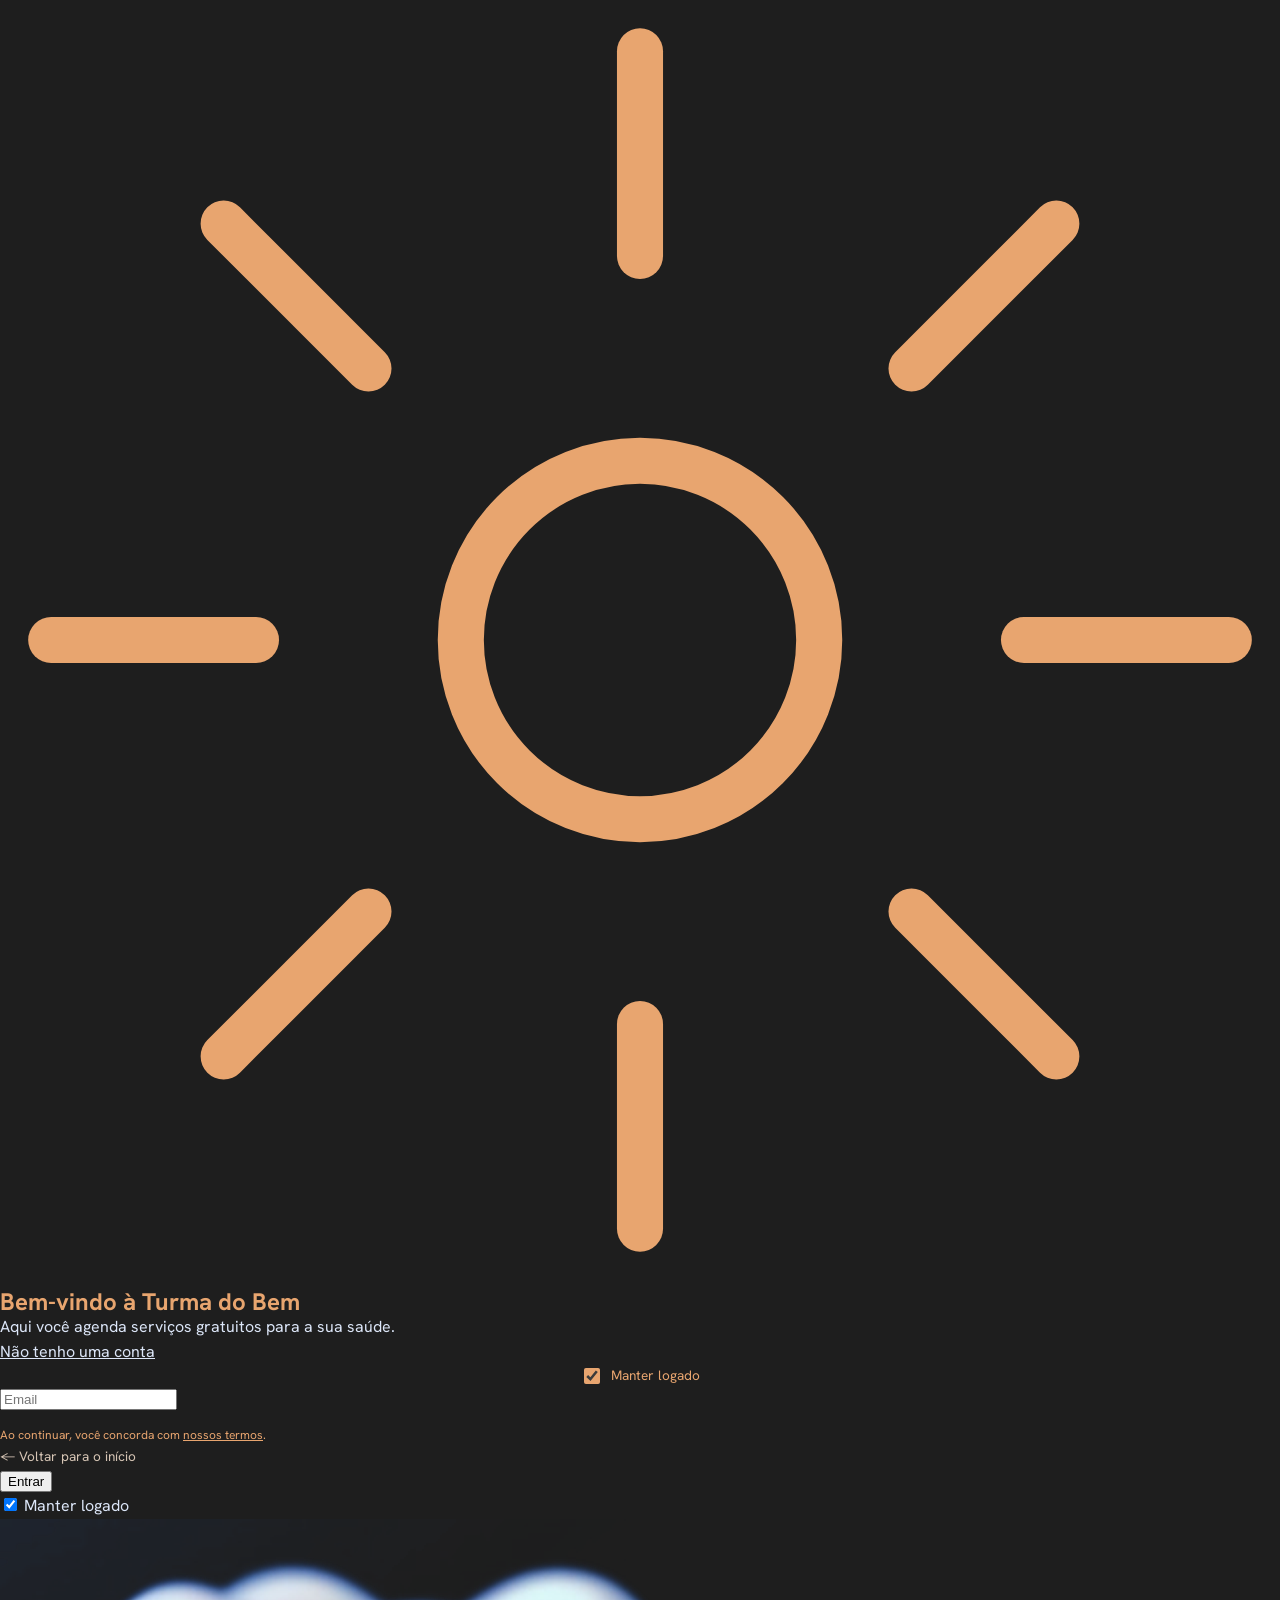
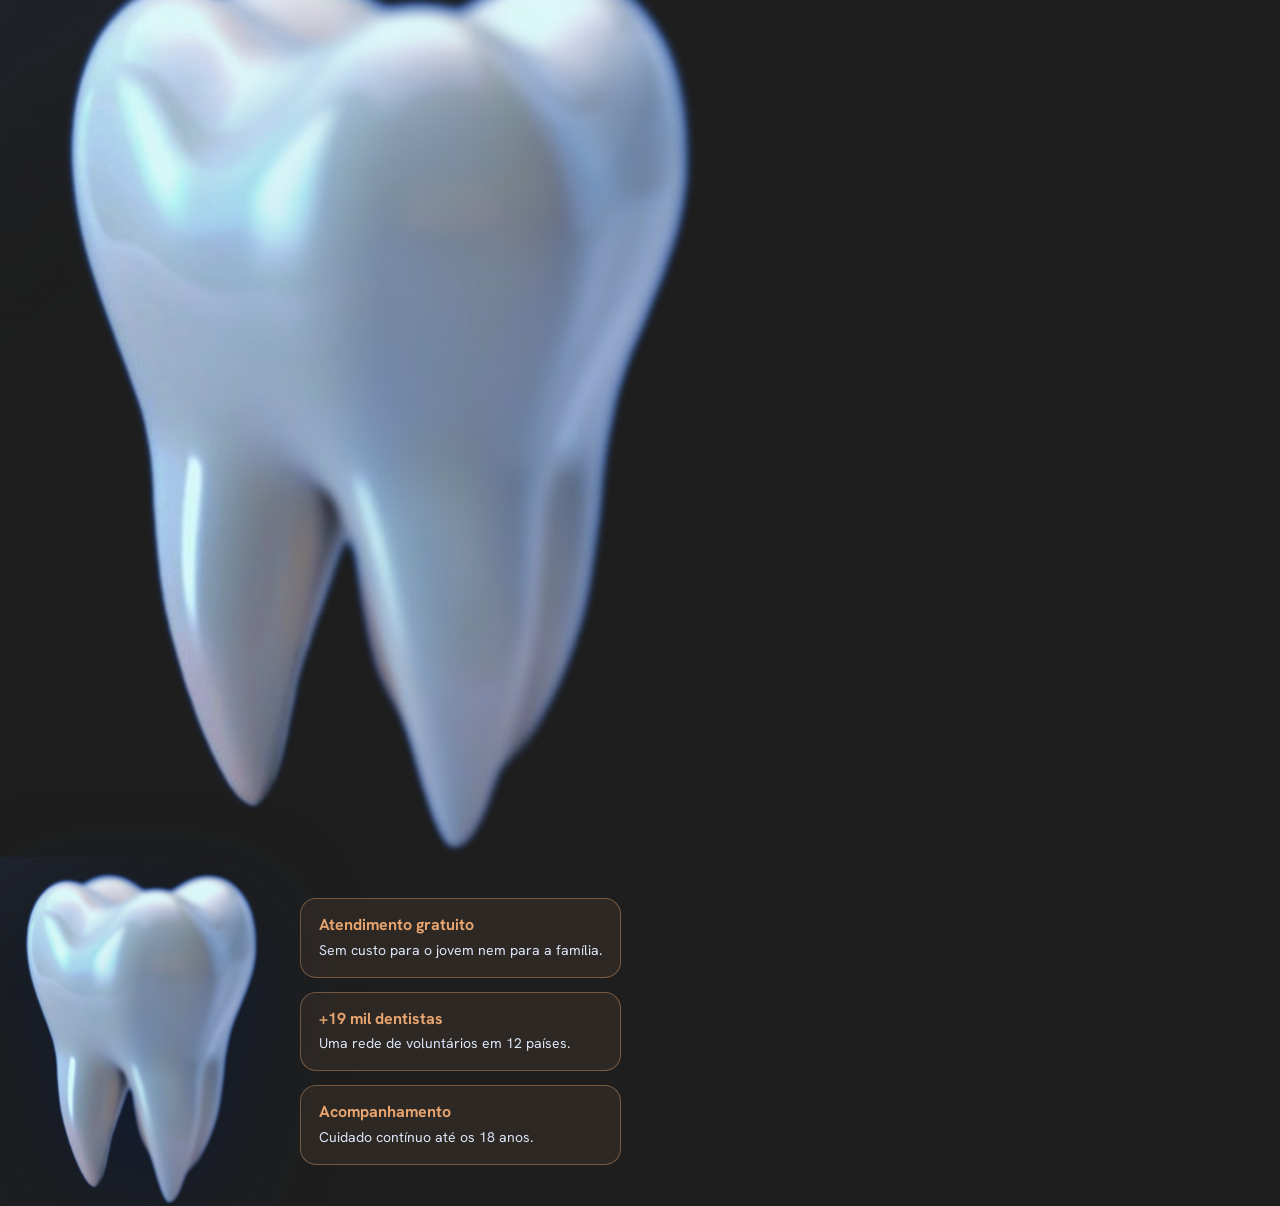
<file: login.html>
<!DOCTYPE html>
<html lang="pt-BR">
<head>
  <meta charset="UTF-8">
  <meta name="viewport" content="width=device-width, initial-scale=1.0">
  <meta name="description" content="Entre na sua conta da plataforma Turma do Bem.">
  <title>Login | Turma do Bem</title>

  <!-- Ícone da aba e fontes -->
  <link rel="icon" href="img/imagens/logo.svg" type="image/svg+xml">
  <link rel="preconnect" href="https://fonts.googleapis.com">
  <link rel="preconnect" href="https://fonts.gstatic.com" crossorigin>
  <link href="https://fonts.googleapis.com/css2?family=Hanken+Grotesk:wght@500;600;700&family=Roboto:wght@600&display=swap" rel="stylesheet">

  <!-- Estilos do site -->
  <link rel="stylesheet" href="css/style.css">
</head>

<body>
    <!-- Contêiner principal que engloba toda a interface do cartão de login -->
    <main class="auth-card">
        <section class="form-section">
            <div class="icon-sun">
                <svg viewBox="0 0 100 100" fill="none" xmlns="http://www.w3.org/2000/svg" role="img" aria-label="Turma do Bem"><g stroke="#E8A56F" stroke-width="3.6" stroke-linecap="round" fill="none"><circle cx="50" cy="50" r="14"/><line x1="50" y1="4" x2="50" y2="20"/><line x1="50" y1="4" x2="50" y2="20" transform="rotate(45 50 50)"/><line x1="50" y1="4" x2="50" y2="20" transform="rotate(90 50 50)"/><line x1="50" y1="4" x2="50" y2="20" transform="rotate(135 50 50)"/><line x1="50" y1="4" x2="50" y2="20" transform="rotate(180 50 50)"/><line x1="50" y1="4" x2="50" y2="20" transform="rotate(225 50 50)"/><line x1="50" y1="4" x2="50" y2="20" transform="rotate(270 50 50)"/><line x1="50" y1="4" x2="50" y2="20" transform="rotate(315 50 50)"/></g></svg>
            </div>

        <h1>Bem-vindo à Turma do Bem</h1>
        <p class="subtitulo">Aqui você agenda serviços gratuitos para a sua saúde.</p>

            <!-- O coração funcional da página: envia os dados de forma segura (POST) -->
            <form action="#" method="POST">

                 <a href="cadastro.html" class="btn-outline">Não tenho uma conta</a>
                 <br>

          <label class="lembrar">
            <input type="checkbox" name="manter_logado" checked>
            Manter logado
          </label>

                <!-- Campos de entrada de dados do usuário (obrigatórios para o envio) -->
                <div class="input-group">
                    <input type="email" name="email" id="email" placeholder="Email" autocomplete="email" aria-label="Email" required>
                </div>

        <p class="termos">Ao continuar, você concorda com <a href="#">nossos termos</a>.</p>
        <a class="voltar" href="index.html">&larr; Voltar para o início</a>
      </section>

                <!-- Disparador da ação do formulário -->
                <div class="submit">
                    <button type="submit" class="btn-arrow" aria-label="Continuar">Entrar</button>
                </div>

                <div class="checkbox-group">
                    <label class="custom-checkbox">
                        <input type="checkbox" name="manter_logado" value="1" checked>
                        <span class="checkmark"></span>
                        Manter logado
                    </label>
                </div>
            </form>

        </section>
        <!-- Página de Cadastro - Plataforma Conecta do Bem -->
        <div class="image-section">
            <img src="img/dente-3d.png" alt="Dente 3D" class="dente-premium">
        </div>

        <div class="vitrine-imagem">
          <img src="img/dente-3d.png" alt="Ilustração de um dente em 3D">

          <ul class="vitrine-lista">
            <li>
              <strong>Atendimento gratuito</strong>
              <span>Sem custo para o jovem nem para a família.</span>
            </li>
            <li>
              <strong>+19 mil dentistas</strong>
              <span>Uma rede de voluntários em 12 países.</span>
            </li>
            <li>
              <strong>Acompanhamento</strong>
              <span>Cuidado contínuo até os 18 anos.</span>
            </li>
          </ul>
        </div>
      </section>
    </main>
  </div>

  <script src="js/main.js"></script>
</body>
</html>
</file>
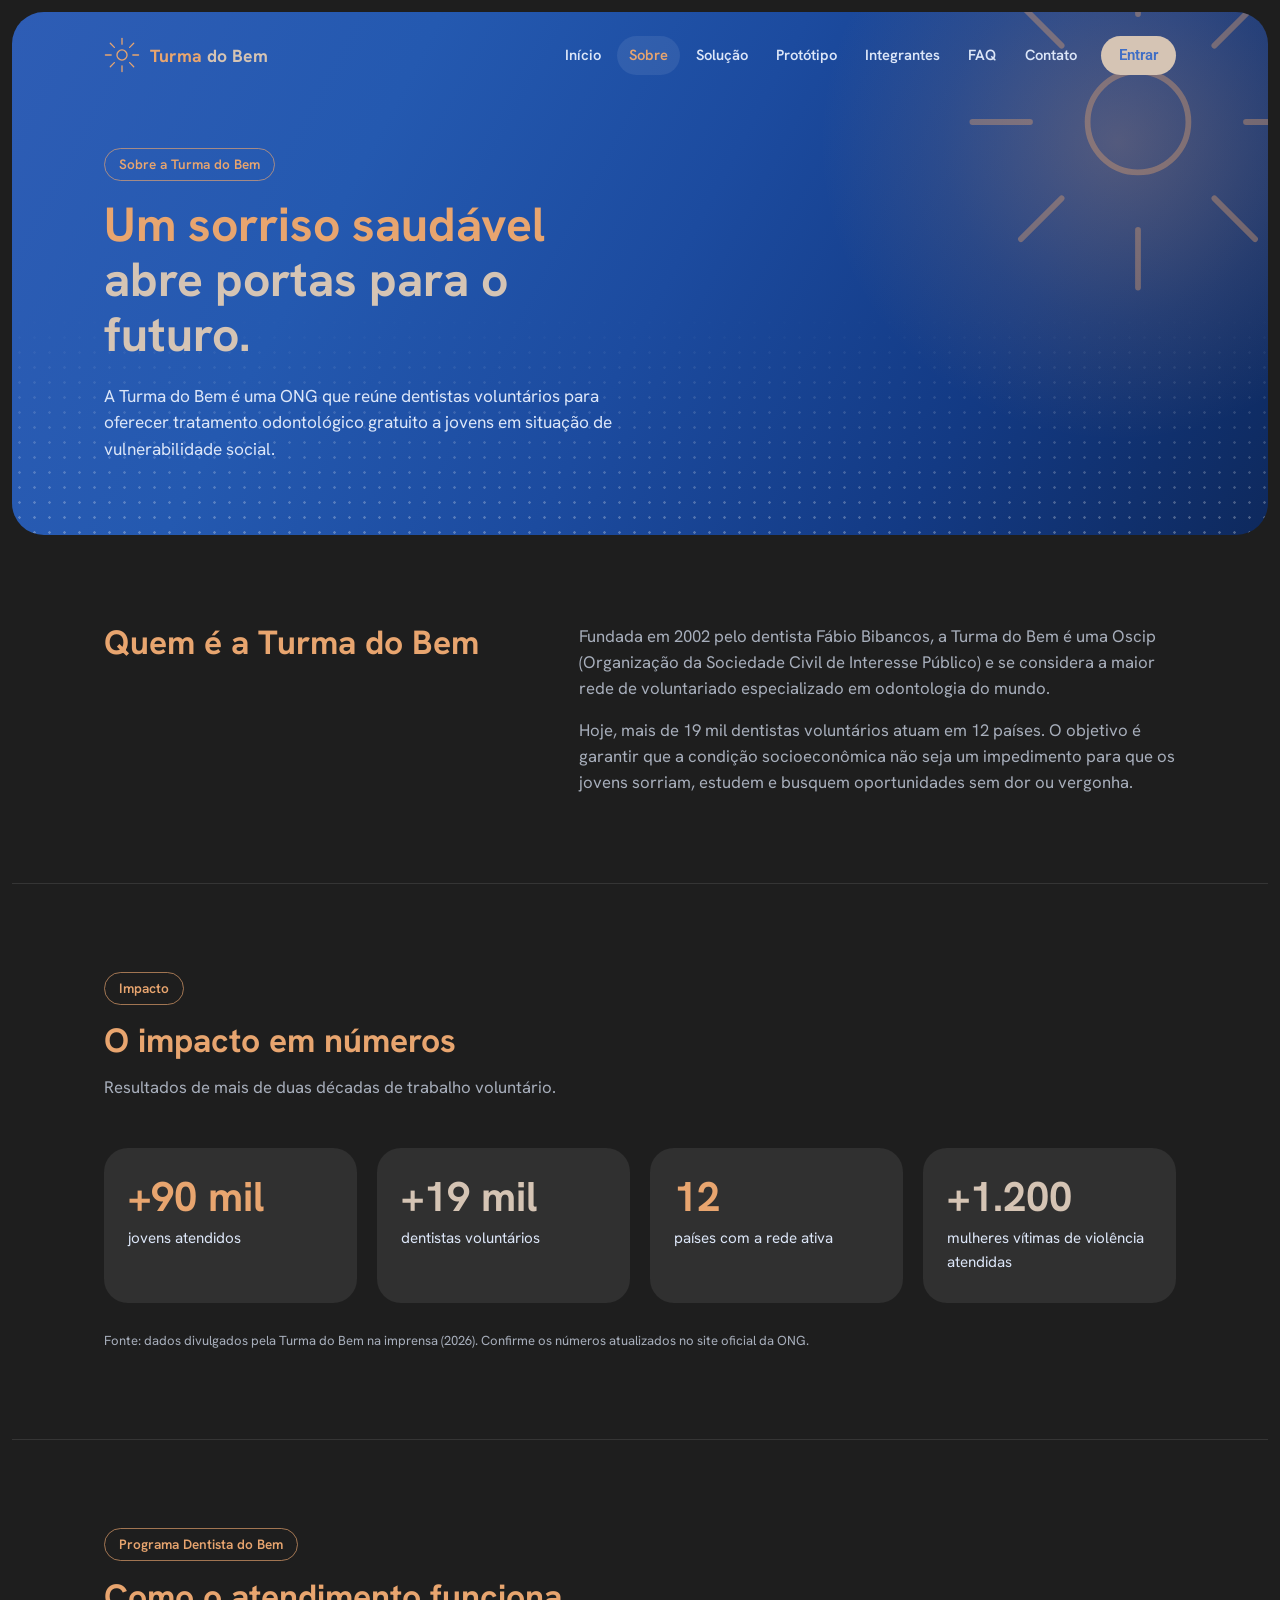
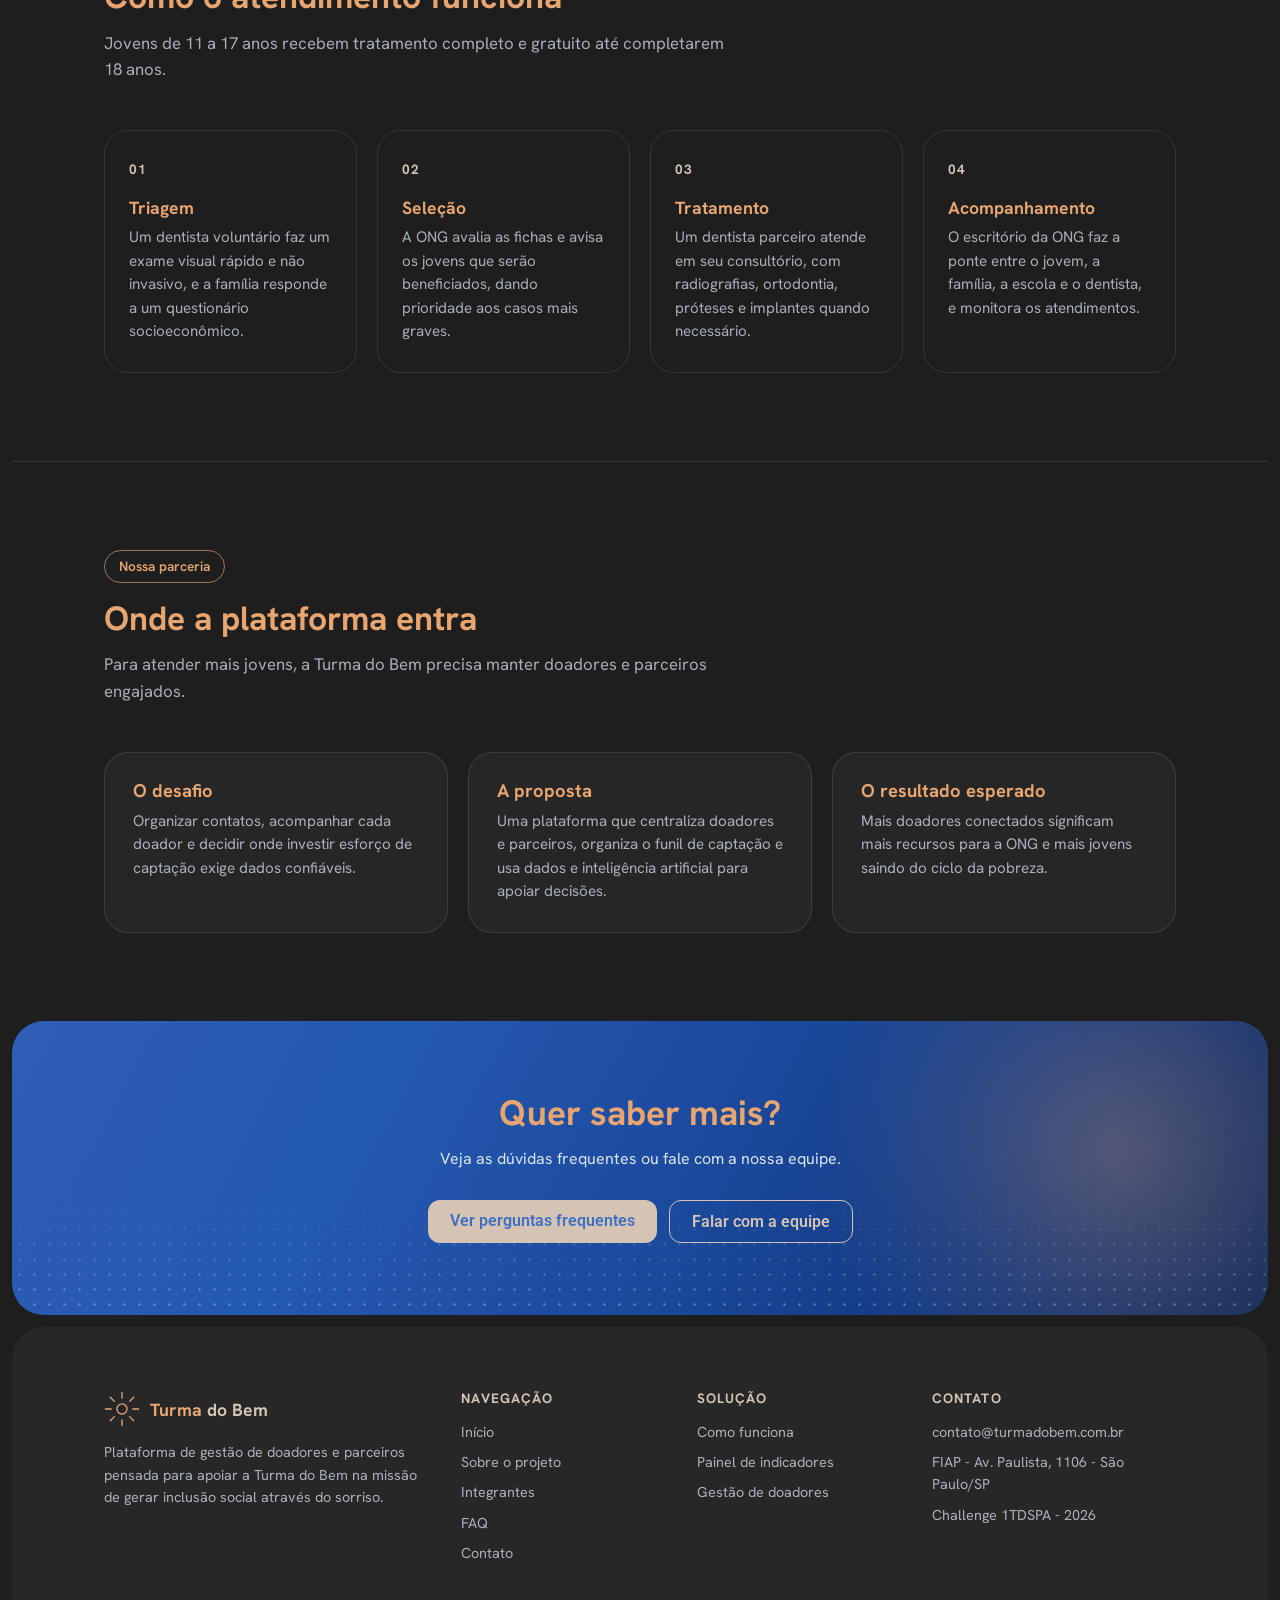
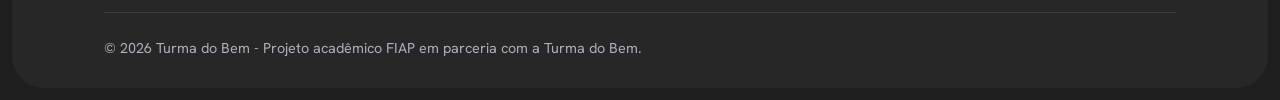
<file: sobre.html>
<!DOCTYPE html>
<html lang="pt-BR">
<head>
  <meta charset="UTF-8">
  <meta name="viewport" content="width=device-width, initial-scale=1.0">
  <meta name="description" content="Conheça a Turma do Bem, ONG de dentistas voluntários que oferece tratamento odontológico gratuito a jovens em vulnerabilidade social.">
  <title>Sobre | Turma do Bem</title>

  <!-- Ícone da aba e fontes -->
  <link rel="icon" href="img/imagens/logo.svg" type="image/svg+xml">
  <link rel="preconnect" href="https://fonts.googleapis.com">
  <link rel="preconnect" href="https://fonts.gstatic.com" crossorigin>
  <link href="https://fonts.googleapis.com/css2?family=Hanken+Grotesk:wght@500;600;700&family=Roboto:wght@600&display=swap" rel="stylesheet">

  <!-- Estilos do site -->
  <link rel="stylesheet" href="css/style.css">
</head>

<body>
  <div class="pagina">
    <!-- Cabeçalho: fica por cima da moldura azul -->
    <header class="cabecalho">
      <div class="topo container">
        <a class="marca" href="index.html" aria-label="Turma do Bem - página inicial">
          <img src="img/imagens/logo.svg" alt="">
          <strong>Turma <span>do Bem</span></strong>
        </a>

        <button class="menu-botao" type="button" aria-label="Abrir menu"
          aria-expanded="false" aria-controls="menu-principal">
          <span></span>
        </button>

        <nav id="menu-principal" aria-label="Menu principal">
          <ul class="menu">
            <li><a href="index.html">Início</a></li>
            <li><a href="sobre.html">Sobre</a></li>
            <li><a href="solucao.html">Solução</a></li>
            <li><a href="painel.html">Protótipo</a></li>
            <li><a href="integrantes.html">Integrantes</a></li>
            <li><a href="faq.html">FAQ</a></li>
            <li><a href="contato.html">Contato</a></li>
            <li><a class="menu-entrar" href="login.html">Entrar</a></li>
          </ul>
        </nav>
      </div>
    </header>

    <main>
      <!-- Moldura azul com a abertura da página -->
      <div class="moldura">
        <div class="brilho" aria-hidden="true"></div>
        <img class="sol-fundo" src="img/imagens/sol-fino.svg" alt="">
        <section class="abertura abertura-simples container">
          <span class="selo">Sobre a Turma do Bem</span>
          <h1>Um sorriso saudável <span class="destaque">abre portas para o futuro.</span></h1>
          <p>A Turma do Bem é uma ONG que reúne dentistas voluntários para oferecer tratamento odontológico gratuito a jovens em situação de vulnerabilidade social.</p>
        </section>
      </div>

      <!-- Quem é a ONG -->
      <section class="secao">
        <div class="container duas-colunas revelar">
          <h2>Quem é a Turma do Bem</h2>
          <div>
            <p>Fundada em 2002 pelo dentista Fábio Bibancos, a Turma do Bem é uma Oscip (Organização da Sociedade Civil de Interesse Público) e se considera a maior rede de voluntariado especializado em odontologia do mundo.</p>
            <p>Hoje, mais de 19 mil dentistas voluntários atuam em 12 países. O objetivo é garantir que a condição socioeconômica não seja um impedimento para que os jovens sorriam, estudem e busquem oportunidades sem dor ou vergonha.</p>
          </div>
        </div>
      </section>

      <!-- Impacto em números -->
      <section class="secao" aria-labelledby="titulo-impacto">
        <div class="container">
          <div class="secao-cabecalho revelar">
            <span class="selo">Impacto</span>
            <h2 id="titulo-impacto">O impacto em números</h2>
            <p>Resultados de mais de duas décadas de trabalho voluntário.</p>
          </div>

          <div class="grade-4 revelar">
            <article class="numero">
              <strong>+90 mil</strong>
              <p>jovens atendidos</p>
            </article>
            <article class="numero">
              <strong>+19 mil</strong>
              <p>dentistas voluntários</p>
            </article>
            <article class="numero">
              <strong>12</strong>
              <p>países com a rede ativa</p>
            </article>
            <article class="numero">
              <strong>+1.200</strong>
              <p>mulheres vítimas de violência atendidas</p>
            </article>
          </div>

          <p class="fonte-dados">Fonte: dados divulgados pela Turma do Bem na imprensa (2026). Confirme os números atualizados no site oficial da ONG.</p>
        </div>
      </section>

      <!-- Como o atendimento funciona -->
      <section class="secao" aria-labelledby="titulo-como">
        <div class="container">
          <div class="secao-cabecalho revelar">
            <span class="selo">Programa Dentista do Bem</span>
            <h2 id="titulo-como">Como o atendimento funciona</h2>
            <p>Jovens de 11 a 17 anos recebem tratamento completo e gratuito até completarem 18 anos.</p>
          </div>

          <ol class="etapas revelar">
            <li>
              <h3>Triagem</h3>
              <p>Um dentista voluntário faz um exame visual rápido e não invasivo, e a família responde a um questionário socioeconômico.</p>
            </li>
            <li>
              <h3>Seleção</h3>
              <p>A ONG avalia as fichas e avisa os jovens que serão beneficiados, dando prioridade aos casos mais graves.</p>
            </li>
            <li>
              <h3>Tratamento</h3>
              <p>Um dentista parceiro atende em seu consultório, com radiografias, ortodontia, próteses e implantes quando necessário.</p>
            </li>
            <li>
              <h3>Acompanhamento</h3>
              <p>O escritório da ONG faz a ponte entre o jovem, a família, a escola e o dentista, e monitora os atendimentos.</p>
            </li>
          </ol>
        </div>
      </section>

      <!-- Onde o projeto entra -->
      <section class="secao" aria-labelledby="titulo-parceria">
        <div class="container">
          <div class="secao-cabecalho revelar">
            <span class="selo">Nossa parceria</span>
            <h2 id="titulo-parceria">Onde a plataforma entra</h2>
            <p>Para atender mais jovens, a Turma do Bem precisa manter doadores e parceiros engajados.</p>
          </div>

          <div class="grade-3 revelar">
            <article class="cartao">
              <h3>O desafio</h3>
              <p>Organizar contatos, acompanhar cada doador e decidir onde investir esforço de captação exige dados confiáveis.</p>
            </article>
            <article class="cartao">
              <h3>A proposta</h3>
              <p>Uma plataforma que centraliza doadores e parceiros, organiza o funil de captação e usa dados e inteligência artificial para apoiar decisões.</p>
            </article>
            <article class="cartao">
              <h3>O resultado esperado</h3>
              <p>Mais doadores conectados significam mais recursos para a ONG e mais jovens saindo do ciclo da pobreza.</p>
            </article>
          </div>
        </div>
      </section>

      <!-- Chamada final -->
      <section class="moldura chamada-final" aria-labelledby="titulo-cta">
        <div class="brilho" aria-hidden="true"></div>
        <h2 id="titulo-cta">Quer saber mais?</h2>
        <p>Veja as dúvidas frequentes ou fale com a nossa equipe.</p>
        <div class="grupo-botoes">
          <a class="botao" href="faq.html">Ver perguntas frequentes</a>
          <a class="botao-secundario" href="contato.html">Falar com a equipe</a>
        </div>
      </section>
    </main>

    <footer class="rodape">
      <div class="container">
        <div class="rodape-grade">
          <div>
            <a class="marca" href="index.html">
              <img src="img/imagens/logo.svg" alt="">
              <strong>Turma <span>do Bem</span></strong>
            </a>
            <p>Plataforma de gestão de doadores e parceiros pensada para apoiar a Turma do Bem na missão de gerar inclusão social através do sorriso.</p>
          </div>

          <nav aria-label="Links do rodapé">
            <h2>Navegação</h2>
            <ul>
              <li><a href="index.html">Início</a></li>
              <li><a href="sobre.html">Sobre o projeto</a></li>
              <li><a href="integrantes.html">Integrantes</a></li>
              <li><a href="faq.html">FAQ</a></li>
              <li><a href="contato.html">Contato</a></li>
            </ul>
          </nav>

          <nav aria-label="Links da solução">
            <h2>Solução</h2>
            <ul>
              <li><a href="solucao.html">Como funciona</a></li>
              <li><a href="painel.html">Painel de indicadores</a></li>
              <li><a href="painel.html#doadores">Gestão de doadores</a></li>
            </ul>
          </nav>

          <div>
            <h2>Contato</h2>
            <ul>
              <li>contato@turmadobem.com.br</li>
              <li>FIAP - Av. Paulista, 1106 - São Paulo/SP</li>
              <li>Challenge 1TDSPA - 2026</li>
            </ul>
          </div>
        </div>

        <p class="rodape-copia">&copy; <span data-ano>2026</span> Turma do Bem - Projeto acadêmico FIAP em parceria com a Turma do Bem.</p>
      </div>
    </footer>
  </div>

  <script src="js/main.js"></script>
</body>
</html>
</file>
<file: css/style.css>
/* ==========================================================
   Turma do Bem - Folha de estilos única do site
   ----------------------------------------------------------
   1.  Cores, fontes e medidas
   2.  Configurações gerais
   3.  Moldura azul (degradê, pontilhado e brilho)
   4.  Cabeçalho e menu
   5.  Abertura das páginas
   6.  Botões e selos
   7.  Seções e grades
   8.  Cartões, números e etapas
   9.  Arcos (serviços e integrantes)
   10. Perguntas frequentes
   11. Formulários
   12. Protótipo do painel
   13. Páginas de acesso (login e cadastro)
   14. Rodapé
   15. Animações
   16. Ajustes para telas menores
   ========================================================== */


/* 1. Cores, fontes e medidas
   Variáveis CSS (custom properties): guardam valores num só lugar.
   Para mudar a cor do site inteiro, basta alterar aqui.
   Para usar: color: var(--laranja); */
:root {
  --fundo: #1e1e1e;
  --laranja: #e8a56f;
  --areia: #d5c4b4;
  --texto: #dce6f8;
  --texto-suave: rgba(220, 230, 248, 0.72);
  --branco: #ffffff;
  --azul-botao: #3f6ec5;
  --vidro: rgba(255, 255, 255, 0.08);
  --vidro-suave: rgba(255, 255, 255, 0.04);
  --linha: rgba(255, 255, 255, 0.1);
  --degrade: linear-gradient(118deg, #2e5db5, #2459b0 28%, #1c4b9f 52%, #133a84 76%, #0e295d);
  --fonte: "Hanken Grotesk", "Segoe UI", sans-serif;
  --fonte-botao: Roboto, "Segoe UI", sans-serif;
  --raio-grande: 32px;
  --raio: 24px;
  --raio-pequeno: 12px;
  --largura: 1120px;
}


/* 2. Configurações gerais */
* {
  box-sizing: border-box;
}

html {
  scroll-behavior: smooth;
}

body {
  margin: 0;
  background: var(--fundo);
  color: var(--texto);
  font-family: var(--fonte);
  line-height: 1.55;
}

img {
  max-width: 100%;
  display: block;
}

a {
  color: inherit;
}

h1,
h2,
h3 {
  margin: 0;
  color: var(--laranja);
  line-height: 1.15;
}

p {
  margin: 0;
}

:focus-visible {
  outline: 2px solid var(--laranja);
  outline-offset: 3px;
}

.pagina {
  position: relative;
  display: flex;
  flex-direction: column;
  gap: 12px;
  padding: 12px;
}

.container {
  width: 100%;
  max-width: var(--largura);
  margin: 0 auto;
  padding: 0 24px;
}

.destaque {
  color: var(--areia);
}

.sr-only {
  position: absolute;
  width: 1px;
  height: 1px;
  overflow: hidden;
  clip: rect(0 0 0 0);
  white-space: nowrap;
}


/* 3. Moldura azul (degradê, pontilhado e brilho) */
.moldura {
  position: relative;
  overflow: hidden;
  border-radius: var(--raio-grande);
  background: var(--degrade);
}

/* Pontilhado decorativo na parte inferior */
.moldura::after {
  content: "";
  position: absolute;
  left: 0;
  right: 0;
  bottom: 0;
  height: 42%;
  pointer-events: none;
  background-image: radial-gradient(rgba(255, 255, 255, 0.28) 1.1px, transparent 1.5px);
  background-size: 15px 15px;
  -webkit-mask-image: linear-gradient(to top, #000, transparent);
  mask-image: linear-gradient(to top, #000, transparent);
}

.moldura > * {
  position: relative;
  z-index: 1;
}

.brilho {
  position: absolute;
  top: -180px;
  right: -160px;
  z-index: 0;
  width: 620px;
  height: 620px;
  border-radius: 50%;
  pointer-events: none;
  background: radial-gradient(circle, rgba(232, 165, 111, 0.3), rgba(232, 165, 111, 0.1) 40%, transparent 68%);
}

.sol-fundo {
  position: absolute;
  top: -70px;
  right: -50px;
  z-index: 0;
  width: 360px;
  opacity: 0.38;
  pointer-events: none;
}


/* 4. Cabeçalho e menu */
.cabecalho {
  position: absolute;
  top: 12px;
  left: 12px;
  right: 12px;
  z-index: 10;
}

.topo {
  display: flex;
  align-items: center;
  justify-content: space-between;
  gap: 24px;
  padding-top: 24px;
  padding-bottom: 24px;
}

.marca {
  display: flex;
  align-items: center;
  gap: 10px;
  color: var(--laranja);
  font-size: 1.1rem;
  font-weight: 700;
  text-decoration: none;
}

.marca img {
  width: 36px;
  height: 36px;
}

.marca span {
  color: var(--areia);
}

.menu {
  display: flex;
  align-items: center;
  gap: 4px;
  margin: 0;
  padding: 0;
  list-style: none;
}

.menu a {
  display: block;
  padding: 8px 12px;
  border-radius: 999px;
  color: var(--texto);
  font-size: 0.92rem;
  font-weight: 600;
  text-decoration: none;
  transition: background 0.2s, color 0.2s;
}

.menu a:hover {
  background: var(--vidro);
}

.menu a.ativo {
  color: var(--laranja);
  background: var(--vidro);
}

.menu .menu-entrar {
  margin-left: 8px;
  padding: 8px 18px;
  background: var(--areia);
  color: var(--azul-botao);
  font-family: var(--fonte-botao);
}

.menu .menu-entrar:hover {
  background: var(--branco);
}

/* Botão que abre o menu no celular */
.menu-botao {
  display: none;
  width: 44px;
  height: 44px;
  padding: 0;
  border: 1.5px solid rgba(213, 196, 180, 0.6);
  border-radius: var(--raio-pequeno);
  background: transparent;
  color: var(--areia);
  cursor: pointer;
}

.menu-botao span,
.menu-botao span::before,
.menu-botao span::after {
  display: block;
  width: 18px;
  height: 2px;
  margin: 0 auto;
  border-radius: 2px;
  background: currentColor;
  transition: transform 0.2s;
}

.menu-botao span {
  position: relative;
}

.menu-botao span::before,
.menu-botao span::after {
  content: "";
  position: absolute;
  left: 0;
}

.menu-botao span::before {
  top: -6px;
}

.menu-botao span::after {
  top: 6px;
}

.menu-botao[aria-expanded="true"] span {
  background: transparent;
}

.menu-botao[aria-expanded="true"] span::before {
  transform: translateY(6px) rotate(45deg);
}

.menu-botao[aria-expanded="true"] span::after {
  transform: translateY(-6px) rotate(-45deg);
}


/* 5. Abertura das páginas */
.abertura {
  display: grid;
  grid-template-columns: 1.2fr 1fr;
  align-items: center;
  gap: 40px;
  padding-top: 136px;
  padding-bottom: 88px;
}

.abertura-simples {
  display: block;
  padding-bottom: 72px;
}

.abertura h1 {
  max-width: 18ch;
  font-size: 3rem;
}

.abertura p {
  max-width: 52ch;
  margin-top: 20px;
  font-size: 1.08rem;
}

.abertura .grupo-botoes {
  margin-top: 32px;
}

.abertura-imagem {
  margin: 0;
  justify-self: center;
}

.abertura-imagem img {
  width: 100%;
  max-width: 340px;
  filter: drop-shadow(0 30px 50px rgba(8, 24, 60, 0.55));
}


/* 6. Botões e selos */
.botao,
.botao-secundario {
  display: inline-block;
  padding: 11px 22px;
  border-radius: var(--raio-pequeno);
  font: 600 1rem var(--fonte-botao);
  text-align: center;
  text-decoration: none;
  cursor: pointer;
  transition: transform 0.2s, background 0.2s, color 0.2s;
}

.botao {
  border: none;
  background: var(--areia);
  color: var(--azul-botao);
}

.botao:hover {
  background: var(--branco);
  transform: translateY(-2px);
}

.botao-secundario {
  border: 1.5px solid var(--areia);
  background: transparent;
  color: var(--areia);
}

.botao-secundario:hover {
  background: rgba(213, 196, 180, 0.12);
  transform: translateY(-2px);
}

.grupo-botoes {
  display: flex;
  flex-wrap: wrap;
  gap: 12px;
}

.selo {
  display: inline-block;
  margin-bottom: 16px;
  padding: 5px 14px;
  border: 1px solid rgba(232, 165, 111, 0.65);
  border-radius: 999px;
  color: var(--laranja);
  font-size: 0.85rem;
  font-weight: 600;
}


/* 7. Seções e grades */
.secao {
  padding: 88px 0;
}

.secao + .secao {
  border-top: 1px solid var(--linha);
}

.secao-cabecalho {
  max-width: 640px;
  margin-bottom: 48px;
}

.secao-cabecalho h2 {
  font-size: 2.1rem;
}

.secao-cabecalho p {
  margin-top: 14px;
  color: var(--texto-suave);
  font-size: 1.05rem;
}

.centro {
  margin-left: auto;
  margin-right: auto;
  text-align: center;
}

.grade-2,
.grade-3,
.grade-4 {
  display: grid;
  gap: 20px;
}

.grade-2 {
  grid-template-columns: repeat(2, 1fr);
}

.grade-3 {
  grid-template-columns: repeat(3, 1fr);
}

.grade-4 {
  grid-template-columns: repeat(4, 1fr);
}

.duas-colunas {
  display: grid;
  grid-template-columns: 1fr 1.4fr;
  gap: 48px;
}

.duas-colunas h2 {
  font-size: 2.1rem;
}

.duas-colunas p + p {
  margin-top: 16px;
}

.duas-colunas p {
  color: var(--texto-suave);
  font-size: 1.05rem;
}

.fonte-dados {
  margin-top: 28px;
  color: var(--texto-suave);
  font-size: 0.82rem;
}

/* Chamada final (bloco azul no fim da página) */
.chamada-final {
  padding: 72px 24px;
  text-align: center;
}

.chamada-final h2 {
  font-size: 2.2rem;
}

.chamada-final p {
  max-width: 48ch;
  margin: 14px auto 28px;
}

.chamada-final .grupo-botoes {
  justify-content: center;
}


/* 8. Cartões, números e etapas */
.cartao {
  padding: 28px;
  border: 1px solid var(--linha);
  border-radius: var(--raio);
  background: var(--vidro-suave);
  transition: border-color 0.2s, transform 0.2s;
}

.cartao:hover {
  border-color: rgba(232, 165, 111, 0.45);
  transform: translateY(-4px);
}

.cartao h3 {
  margin-bottom: 8px;
  font-size: 1.15rem;
}

.cartao p {
  color: var(--texto-suave);
  font-size: 0.95rem;
}

.cartao-icone {
  display: grid;
  place-items: center;
  width: 52px;
  height: 52px;
  margin-bottom: 20px;
  border: 1px solid rgba(232, 165, 111, 0.5);
  border-radius: 16px;
  background: linear-gradient(180deg, rgba(232, 165, 111, 0.24), rgba(232, 165, 111, 0.06));
}

.cartao-icone img {
  width: 26px;
  height: 26px;
}

.cartao-icone-areia {
  border-color: rgba(213, 196, 180, 0.5);
  background: linear-gradient(180deg, rgba(213, 196, 180, 0.22), rgba(213, 196, 180, 0.06));
}

.numero {
  padding: 28px 24px;
  border-radius: var(--raio);
  background: var(--vidro);
}

.numero strong {
  display: block;
  color: var(--laranja);
  font-size: 2.6rem;
  line-height: 1;
}

.numero:nth-child(even) strong {
  color: var(--areia);
}

.numero p {
  margin-top: 10px;
  font-size: 0.95rem;
}

/* Etapas numeradas (ciclo e passo a passo) */
.etapas {
  display: grid;
  grid-template-columns: repeat(4, 1fr);
  gap: 20px;
  margin: 0;
  padding: 0;
  list-style: none;
  counter-reset: etapa;
}

.etapas li {
  position: relative;
  padding: 28px 24px;
  border: 1px solid var(--linha);
  border-radius: var(--raio);
  counter-increment: etapa;
}

.etapas li::before {
  content: "0" counter(etapa);
  display: block;
  margin-bottom: 18px;
  color: var(--areia);
  font-size: 0.85rem;
  font-weight: 700;
  letter-spacing: 0.1em;
}

.etapas h3 {
  margin-bottom: 8px;
  font-size: 1.1rem;
}

.etapas p {
  color: var(--texto-suave);
  font-size: 0.95rem;
}

.nota {
  margin-top: 32px;
  padding: 20px 24px;
  border-left: 3px solid var(--laranja);
  border-radius: 0 var(--raio-pequeno) var(--raio-pequeno) 0;
  background: var(--vidro-suave);
}


/* 9. Arcos (serviços e integrantes) */
.arcos {
  width: 100%;
  display: grid;
  grid-template-columns: repeat(5, 1fr);
  align-items: end;
  gap: 24px 12px;
}

.servico {
  min-width: 0;
  margin: 0;
  display: flex;
  flex-direction: column;
  gap: 14px;
}

.arco {
  height: 320px;
  display: flex;
  align-items: center;
  justify-content: center;
  overflow: hidden;
  border: 1px solid;
  border-radius: 200px 200px 24px 24px;
}

/* Alturas diferentes deixam a grade com ritmo */
.servico:nth-child(1) .arco { height: 350px; }
.servico:nth-child(2) .arco { height: 310px; }
.servico:nth-child(3) .arco { height: 330px; }
.servico:nth-child(4) .arco { height: 300px; }
.servico:nth-child(5) .arco { height: 340px; }

.arco svg {
  width: 62%;
  max-width: 84px;
  height: auto;
}

.arco img {
  width: 100%;
  height: 100%;
  object-fit: cover;
  transition: transform 0.4s;
}

.servico:hover .arco img {
  transform: scale(1.05);
}

.laranja {
  border-color: rgba(232, 165, 111, 0.5);
  background: linear-gradient(180deg, rgba(232, 165, 111, 0.26), rgba(232, 165, 111, 0.08));
  color: var(--laranja);
}

.areia {
  border-color: rgba(213, 196, 180, 0.5);
  background: linear-gradient(180deg, rgba(213, 196, 180, 0.24), rgba(213, 196, 180, 0.07));
  color: var(--areia);
}

.claro {
  border-color: rgba(255, 255, 255, 0.28);
  background: linear-gradient(180deg, rgba(255, 255, 255, 0.18), rgba(255, 255, 255, 0.05));
  color: var(--laranja);
}

.servico figcaption {
  text-align: center;
}

.servico figcaption strong {
  display: block;
  font-size: 0.95rem;
}

.servico figcaption span {
  display: block;
  color: var(--texto-suave);
  font-size: 0.84rem;
}

.texto-laranja {
  color: var(--laranja);
}

.texto-areia {
  color: var(--areia);
}

/* Integrantes: arcos com foto e links */
.equipe .arco {
  height: 300px;
}

.equipe .servico:nth-child(even) .arco {
  height: 340px;
}

.membro-links {
  display: flex;
  justify-content: center;
  gap: 8px;
  margin-top: 10px;
}

.membro-links a {
  padding: 4px 10px;
  border: 1px solid var(--linha);
  border-radius: 999px;
  color: var(--texto);
  font-size: 0.78rem;
  font-weight: 600;
  text-decoration: none;
}

.membro-links a:hover {
  border-color: var(--laranja);
  color: var(--laranja);
}


/* 10. Perguntas frequentes */
.faq {
  max-width: 760px;
  margin: 0 auto;
  display: flex;
  flex-direction: column;
  gap: 12px;
}

.faq details {
  border: 1px solid var(--linha);
  border-radius: 18px;
  background: var(--vidro-suave);
  transition: border-color 0.2s, background 0.2s;
}

.faq details[open] {
  border-color: rgba(232, 165, 111, 0.45);
  background: var(--vidro);
}

.faq summary {
  display: flex;
  align-items: center;
  justify-content: space-between;
  gap: 16px;
  padding: 20px 24px;
  color: var(--laranja);
  font-weight: 700;
  list-style: none;
  cursor: pointer;
}

.faq summary::-webkit-details-marker {
  display: none;
}

/* Sinal de + que vira x quando a pergunta abre */
.faq summary::after {
  content: "+";
  flex-shrink: 0;
  display: grid;
  place-items: center;
  width: 28px;
  height: 28px;
  border: 1.5px solid var(--areia);
  border-radius: 50%;
  color: var(--areia);
  font-size: 1.1rem;
  line-height: 1;
  transition: transform 0.25s;
}

.faq details[open] summary::after {
  transform: rotate(45deg);
}

.faq details p {
  padding: 0 24px 22px;
  color: var(--texto-suave);
}


/* 11. Formulários */
.campos {
  width: 100%;
  display: flex;
  flex-direction: column;
  gap: 12px;
}

.campos input,
.campos select,
.campos textarea {
  width: 100%;
  min-height: 44px;
  padding: 0 14px;
  border: 1.5px solid rgba(214, 226, 255, 0.7);
  border-radius: var(--raio-pequeno);
  background: rgba(22, 56, 140, 0.45);
  color: var(--branco);
  font: 600 0.95rem var(--fonte);
}

.campos textarea {
  min-height: 140px;
  padding: 12px 14px;
  resize: vertical;
}

.campos select {
  appearance: none;
  background-image: linear-gradient(45deg, transparent 50%, var(--laranja) 50%), linear-gradient(135deg, var(--laranja) 50%, transparent 50%);
  background-position: calc(100% - 20px) 50%, calc(100% - 14px) 50%;
  background-size: 6px 6px;
  background-repeat: no-repeat;
  color: var(--laranja);
  font-weight: 700;
}

.campos select option {
  background: #133a84;
  color: var(--branco);
}

.campos input::placeholder,
.campos textarea::placeholder {
  color: var(--laranja);
  font-weight: 700;
  opacity: 1;
}

.campos input:focus,
.campos select:focus,
.campos textarea:focus {
  outline: 2px solid var(--laranja);
  outline-offset: 2px;
}

.campos .invalido {
  border-color: #ff9b8a;
}

.aviso {
  min-height: 1.2em;
  margin: 0;
  font-size: 0.85rem;
  font-weight: 600;
}

.aviso.erro {
  color: #ffb4a6;
}

.aviso.sucesso {
  color: #a8e6b8;
}

.ou {
  display: flex;
  align-items: center;
  gap: 6px;
  color: var(--laranja);
  font-size: 0.7rem;
}

.ou span {
  flex: 1;
  border-top: 1.5px solid var(--laranja);
}

.lembrar {
  display: flex;
  align-items: center;
  justify-content: center;
  gap: 8px;
  color: var(--laranja);
  font-size: 0.85rem;
  cursor: pointer;
}

.lembrar input {
  width: 16px;
  min-height: 0;
  height: 16px;
  accent-color: var(--laranja);
}

/* Contato: informações + formulário */
.contato {
  display: grid;
  grid-template-columns: 1fr 1.3fr;
  gap: 24px;
  align-items: start;
}

.contato-info {
  display: flex;
  flex-direction: column;
  gap: 16px;
}

.contato-form {
  padding: 32px;
  border-radius: 28px;
  background: var(--degrade);
}


/* 12. Protótipo do painel */
.painel-indicadores {
  display: grid;
  grid-template-columns: repeat(4, 1fr);
  gap: 16px;
  margin-bottom: 20px;
}

.indicador {
  padding: 22px;
  border: 1px solid var(--linha);
  border-radius: 20px;
  background: var(--vidro-suave);
}

.indicador span {
  color: var(--texto-suave);
  font-size: 0.85rem;
}

.indicador strong {
  display: block;
  margin: 6px 0 4px;
  color: var(--laranja);
  font-size: 1.8rem;
  line-height: 1.1;
}

.indicador small {
  color: #a8e6b8;
  font-weight: 600;
}

.painel-graficos {
  display: grid;
  grid-template-columns: 1.6fr 1fr;
  gap: 16px;
  margin-bottom: 20px;
}

.bloco {
  padding: 24px;
  border: 1px solid var(--linha);
  border-radius: var(--raio);
  background: var(--vidro-suave);
}

.bloco h3 {
  margin-bottom: 20px;
  font-size: 1.05rem;
}

/* Gráfico de barras feito só com CSS:
   - cada <span> recebe a altura pela variável --valor, escrita no HTML
     (ex.: style="--valor: 70%");
   - flex-end alinha as barras pela base;
   - a animação "crescer" faz a barra subir ao carregar. */
.barras {
  height: 220px;
  display: flex;
  align-items: flex-end;
  gap: 12px;
  margin: 0;
  padding: 0;
  list-style: none;
}

.barras li {
  flex: 1;
  height: 100%;
  display: flex;
  flex-direction: column;
  justify-content: flex-end;
  align-items: center;
  gap: 8px;
  color: var(--texto-suave);
  font-size: 0.78rem;
}

.barras li span {
  width: 100%;
  height: var(--valor);
  border-radius: 10px 10px 4px 4px;
  background: linear-gradient(180deg, var(--laranja), rgba(232, 165, 111, 0.35));
  transform-origin: bottom;
  animation: crescer 0.9s ease-out both;
}

/* nth-child(even) pinta as barras pares com a cor areia,
   alternando as cores sem precisar de classes extras. */
.barras li:nth-child(even) span {
  background: linear-gradient(180deg, var(--areia), rgba(213, 196, 180, 0.3));
}

/* Funil de captação */
.funil {
  display: flex;
  flex-direction: column;
  gap: 10px;
  margin: 0;
  padding: 0;
  list-style: none;
}

.funil li {
  display: flex;
  justify-content: space-between;
  width: var(--valor);
  margin: 0 auto;
  padding: 10px 14px;
  border-radius: 10px;
  background: rgba(63, 110, 197, 0.45);
  font-size: 0.85rem;
}

.funil li:last-child {
  background: rgba(232, 165, 111, 0.35);
}

.funil strong {
  color: var(--laranja);
}

/* Tabela de doadores */
.filtros {
  display: flex;
  flex-wrap: wrap;
  gap: 12px;
  margin-bottom: 16px;
}

.filtros.campos {
  flex-direction: row;
}

.filtros input {
  flex: 1 1 240px;
}

.filtros select {
  flex: 0 1 200px;
}

.tabela-area {
  overflow-x: auto;
}

.tabela {
  width: 100%;
  min-width: 560px;
  border-collapse: collapse;
  font-size: 0.92rem;
}

.tabela th {
  padding: 12px;
  color: var(--areia);
  font-size: 0.78rem;
  letter-spacing: 0.06em;
  text-align: left;
  text-transform: uppercase;
}

.tabela td {
  padding: 14px 12px;
  border-top: 1px solid var(--linha);
}

.tabela tbody tr:hover {
  background: var(--vidro-suave);
}

.status {
  display: inline-block;
  padding: 3px 10px;
  border-radius: 999px;
  font-size: 0.78rem;
  font-weight: 700;
}

.status-ativo {
  background: rgba(168, 230, 184, 0.16);
  color: #a8e6b8;
}

.status-novo {
  background: rgba(232, 165, 111, 0.18);
  color: var(--laranja);
}

.status-pausado {
  background: rgba(213, 196, 180, 0.14);
  color: var(--areia);
}

.tabela-vazia {
  padding: 20px 12px;
  color: var(--texto-suave);
  text-align: center;
}


/* 13. Páginas de acesso (login e cadastro) */
.acesso {
  display: flex;
  flex-wrap: wrap;
  min-height: calc(100vh - 24px);
}

.acesso-form {
  flex: 1 1 380px;
  display: flex;
  flex-direction: column;
  align-items: center;
  justify-content: center;
  margin: 4px;
  padding: 40px 24px 56px;
  border-radius: 28px;
  background: var(--vidro);
  text-align: center;
}

.acesso-form .campos {
  max-width: 300px;
}

.acesso-logo {
  width: 76px;
  height: 76px;
  margin-bottom: 40px;
}

.acesso-form h1 {
  margin-bottom: 6px;
  font-size: 1.15rem;
}

.acesso-form .subtitulo {
  max-width: 300px;
  margin-bottom: 26px;
  color: var(--laranja);
  font-size: 0.88rem;
}

.acesso-form .botao,
.acesso-form .botao-secundario {
  display: block;
  width: 100%;
}

.acesso-form .botao:hover,
.acesso-form .botao-secundario:hover {
  transform: none;
}

.termos {
  margin-top: 14px;
  color: var(--laranja);
  font-size: 0.75rem;
}

.voltar {
  margin-top: 28px;
  color: var(--areia);
  font-size: 0.85rem;
  text-decoration: none;
}

.voltar:hover {
  text-decoration: underline;
}

.vitrine {
  flex: 1.5 1 560px;
  min-width: 0;
  display: flex;
  flex-direction: column;
  justify-content: center;
  gap: 36px;
  padding: 48px 40px 56px;
}

.vitrine h2 {
  max-width: 16ch;
  font-size: 2.4rem;
}

.vitrine-imagem {
  display: flex;
  align-items: center;
  gap: 40px;
}

.vitrine-imagem img {
  width: 260px;
  filter: drop-shadow(0 30px 50px rgba(8, 24, 60, 0.55));
}

.vitrine-lista {
  display: flex;
  flex-direction: column;
  gap: 14px;
  margin: 0;
  padding: 0;
  list-style: none;
}

.vitrine-lista li {
  padding: 14px 18px;
  border: 1px solid rgba(232, 165, 111, 0.4);
  border-radius: 16px;
  background: rgba(232, 165, 111, 0.08);
}

.vitrine-lista strong {
  display: block;
  color: var(--laranja);
}

.vitrine-lista span {
  font-size: 0.88rem;
}


/* 14. Rodapé */
.rodape {
  padding: 64px 0 28px;
  border-radius: var(--raio-grande);
  background: var(--vidro-suave);
}

.rodape-grade {
  display: grid;
  grid-template-columns: 1.6fr 1fr 1fr 1.2fr;
  gap: 32px;
}

.rodape h2 {
  margin-bottom: 14px;
  color: var(--areia);
  font-size: 0.85rem;
  letter-spacing: 0.08em;
  text-transform: uppercase;
}

.rodape p,
.rodape li {
  color: var(--texto-suave);
  font-size: 0.9rem;
}

.rodape .marca {
  margin-bottom: 14px;
}

.rodape ul {
  display: flex;
  flex-direction: column;
  gap: 8px;
  margin: 0;
  padding: 0;
  list-style: none;
}

.rodape a {
  text-decoration: none;
}

.rodape ul a:hover {
  color: var(--laranja);
}

.rodape-copia {
  margin-top: 48px;
  padding-top: 24px;
  border-top: 1px solid var(--linha);
  font-size: 0.82rem;
}


/* 15. Animações */
@keyframes crescer {
  from {
    transform: scaleY(0);
  }
}

/* Elementos aparecem suavemente ao rolar (ativado pelo JavaScript) */
.js .revelar {
  opacity: 0;
  transform: translateY(24px);
  transition: opacity 0.6s ease, transform 0.6s ease;
}

.js .revelar.visivel {
  opacity: 1;
  transform: none;
}

@media (prefers-reduced-motion: reduce) {
  html {
    scroll-behavior: auto;
  }

  *,
  *::before,
  *::after {
    animation: none !important;
    transition: none !important;
  }

  .js .revelar {
    opacity: 1;
    transform: none;
  }
}


/* 16. Ajustes para telas menores */
@media (max-width: 980px) {
  .menu-botao {
    display: block;
  }

  .topo {
    flex-wrap: wrap;
  }

  .topo nav {
    width: 100%;
    display: none;
  }

  .topo nav.aberto {
    display: block;
  }

  .menu {
    flex-direction: column;
    align-items: stretch;
    padding: 8px;
    border-radius: 20px;
    background: #133a84;
    box-shadow: 0 20px 40px rgba(0, 0, 0, 0.35);
  }

  .menu a {
    padding: 12px 16px;
    border-radius: var(--raio-pequeno);
  }

  .menu .menu-entrar {
    margin: 8px 0 0;
    text-align: center;
  }

  .grade-4,
  .etapas,
  .painel-indicadores {
    grid-template-columns: repeat(2, 1fr);
  }

  .grade-3 {
    grid-template-columns: repeat(2, 1fr);
  }

  .painel-graficos,
  .contato,
  .duas-colunas {
    grid-template-columns: 1fr;
  }

  .duas-colunas {
    gap: 20px;
  }

  .rodape-grade {
    grid-template-columns: 1fr 1fr;
  }
}

@media (max-width: 760px) {
  .container {
    padding: 0 16px;
  }

  .abertura {
    grid-template-columns: 1fr;
    padding-top: 108px;
    padding-bottom: 64px;
  }

  .abertura h1 {
    font-size: 2.1rem;
  }

  .abertura-imagem img {
    max-width: 220px;
  }

  .secao {
    padding: 64px 0;
  }

  .secao-cabecalho h2,
  .duas-colunas h2,
  .chamada-final h2 {
    font-size: 1.7rem;
  }

  .grade-2,
  .grade-3 {
    grid-template-columns: 1fr;
  }

  .arcos {
    grid-template-columns: repeat(2, 1fr);
  }

  .servico .arco,
  .equipe .servico .arco {
    height: 200px;
  }

  .servico:nth-child(odd) .arco,
  .equipe .servico:nth-child(odd) .arco {
    height: 230px;
  }

  .acesso {
    min-height: 0;
  }

  .vitrine {
    padding: 36px 20px 44px;
  }

  .vitrine h2 {
    font-size: 1.8rem;
  }

  .vitrine .arcos {
    grid-template-columns: repeat(3, 1fr);
  }

  .vitrine .servico .arco {
    height: 170px;
  }

  .vitrine-imagem {
    flex-direction: column;
    align-items: flex-start;
  }

  .vitrine-imagem img {
    width: 180px;
  }

  .contato-form {
    padding: 24px 16px;
  }

  .sol-fundo {
    width: 240px;
  }
}

@media (max-width: 480px) {
  .grade-4,
  .etapas,
  .painel-indicadores,
  .rodape-grade {
    grid-template-columns: 1fr;
  }

  .numero strong {
    font-size: 2.2rem;
  }
}
</file>
